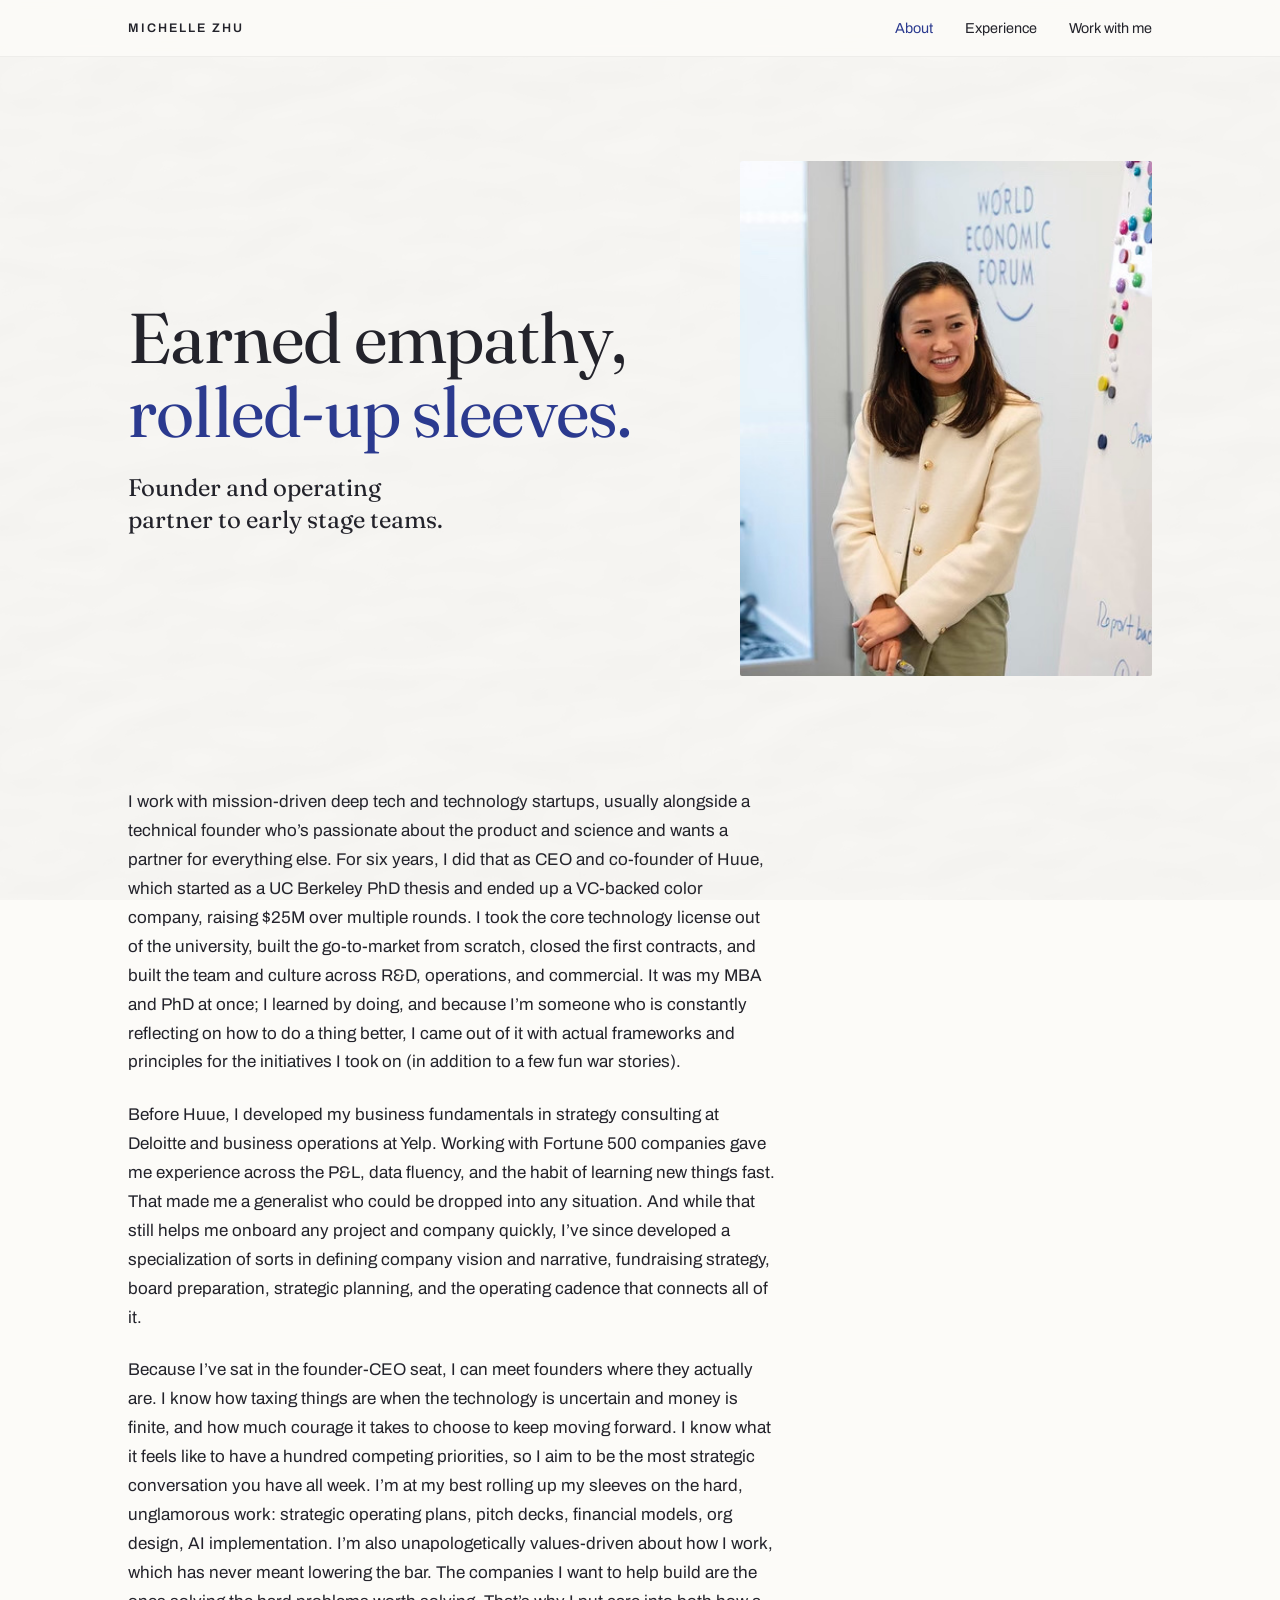
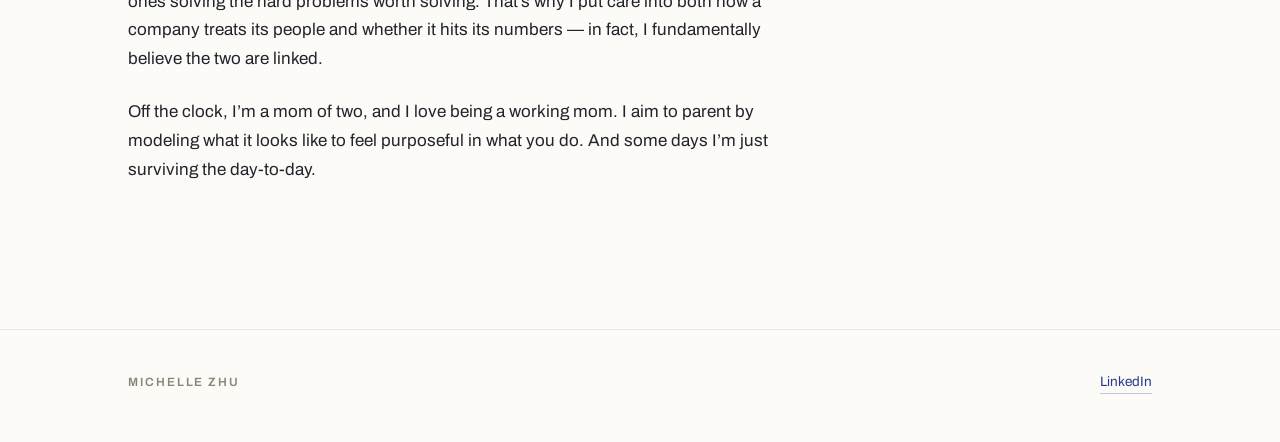
<file: index.html>
<!DOCTYPE html>
<html lang="en">
<head>
  <meta charset="UTF-8" />
  <meta name="viewport" content="width=device-width, initial-scale=1.0" />
  <title>Michelle Zhu</title>
  <meta name="description" content="Michelle Zhu — founder and operating partner to early stage deep tech and technology teams." />

  <!-- Google Fonts: Fraunces (display) + Archivo (body/UI) -->
  <link rel="preconnect" href="https://fonts.googleapis.com" />
  <link rel="preconnect" href="https://fonts.gstatic.com" crossorigin />
  <link href="https://fonts.googleapis.com/css2?family=Archivo:wght@400;500;600&family=Fraunces:opsz,wght@9..144,400;9..144,500&display=swap" rel="stylesheet" />

  <link rel="stylesheet" href="styles.css" />
</head>
<body>

  <!-- ===================== NAV ===================== -->
  <header class="nav">
    <div class="wrap nav-inner">
      <a href="index.html" class="brand">Michelle Zhu</a>
      <button class="nav-toggle" aria-label="Menu" aria-expanded="false" aria-controls="nav-links">
        <svg width="22" height="22" viewBox="0 0 22 22" fill="none" stroke="currentColor" stroke-width="1.5">
          <line x1="3" y1="7" x2="19" y2="7" />
          <line x1="3" y1="15" x2="19" y2="15" />
        </svg>
      </button>
      <nav class="nav-links" id="nav-links">
        <a href="index.html" aria-current="page">About</a>
        <a href="experience.html">Experience</a>
        <a href="work.html">Work with me</a>
      </nav>
    </div>
  </header>

  <!-- ===================== HERO / ABOUT ===================== -->
  <section id="about" class="hero">
    <div class="wrap">
      <div class="hero-grid">
        <div>
          <h1>Earned empathy,<br /><span class="accent">rolled-up sleeves.</span></h1>
          <p class="subhead">Founder and operating partner to early stage teams.</p>
        </div>
        <div class="portrait">
          <img src="michelle.jpg" alt="Michelle Zhu speaking at a World Economic Forum session" />
        </div>
      </div>
    </div>
  </section>

  <!-- ===================== ABOUT NARRATIVE ===================== -->
  <section class="section">
    <div class="wrap narrative">
      <p>I work with mission-driven deep tech and technology startups, usually alongside a technical founder who’s passionate about the product and science and wants a partner for everything else. For six years, I did that as CEO and co-founder of Huue, which started as a UC Berkeley PhD thesis and ended up a VC-backed color company, raising $25M over multiple rounds. I took the core technology license out of the university, built the go-to-market from scratch, closed the first contracts, and built the team and culture across R&D, operations, and commercial. It was my MBA and PhD at once; I learned by doing, and because I’m someone who is constantly reflecting on how to do a thing better, I came out of it with actual frameworks and principles for the initiatives I took on (in addition to a few fun war stories).</p>

      <p>Before Huue, I developed my business fundamentals in strategy consulting at Deloitte and business operations at Yelp. Working with Fortune 500 companies gave me experience across the P&L, data fluency, and the habit of learning new things fast. That made me a generalist who could be dropped into any situation. And while that still helps me onboard any project and company quickly, I’ve since developed a specialization of sorts in defining company vision and narrative, fundraising strategy, board preparation, strategic planning, and the operating cadence that connects all of it.</p>

      <p>Because I’ve sat in the founder-CEO seat, I can meet founders where they actually are. I know how taxing things are when the technology is uncertain and money is finite, and how much courage it takes to choose to keep moving forward. I know what it feels like to have a hundred competing priorities, so I aim to be the most strategic conversation you have all week. I’m at my best rolling up my sleeves on the hard, unglamorous work: strategic operating plans, pitch decks, financial models, org design, AI implementation. I’m also unapologetically values-driven about how I work, which has never meant lowering the bar. The companies I want to help build are the ones solving the hard problems worth solving. That’s why I put care into both how a company treats its people and whether it hits its numbers — in fact, I fundamentally believe the two are linked.</p>

      <p>Off the clock, I’m a mom of two, and I love being a working mom. I aim to parent by modeling what it looks like to feel purposeful in what you do. And some days I’m just surviving the day-to-day.</p>
    </div>
  </section>

  <!-- ===================== FOOTER ===================== -->
  <footer>
    <div class="wrap footer-inner">
      <span class="label">Michelle Zhu</span>
      <a href="https://linkedin.com/in/michellejzhu35" target="_blank" rel="noopener">LinkedIn</a>
    </div>
  </footer>

  <script src="main.js"></script>
</body>
</html>
</file>
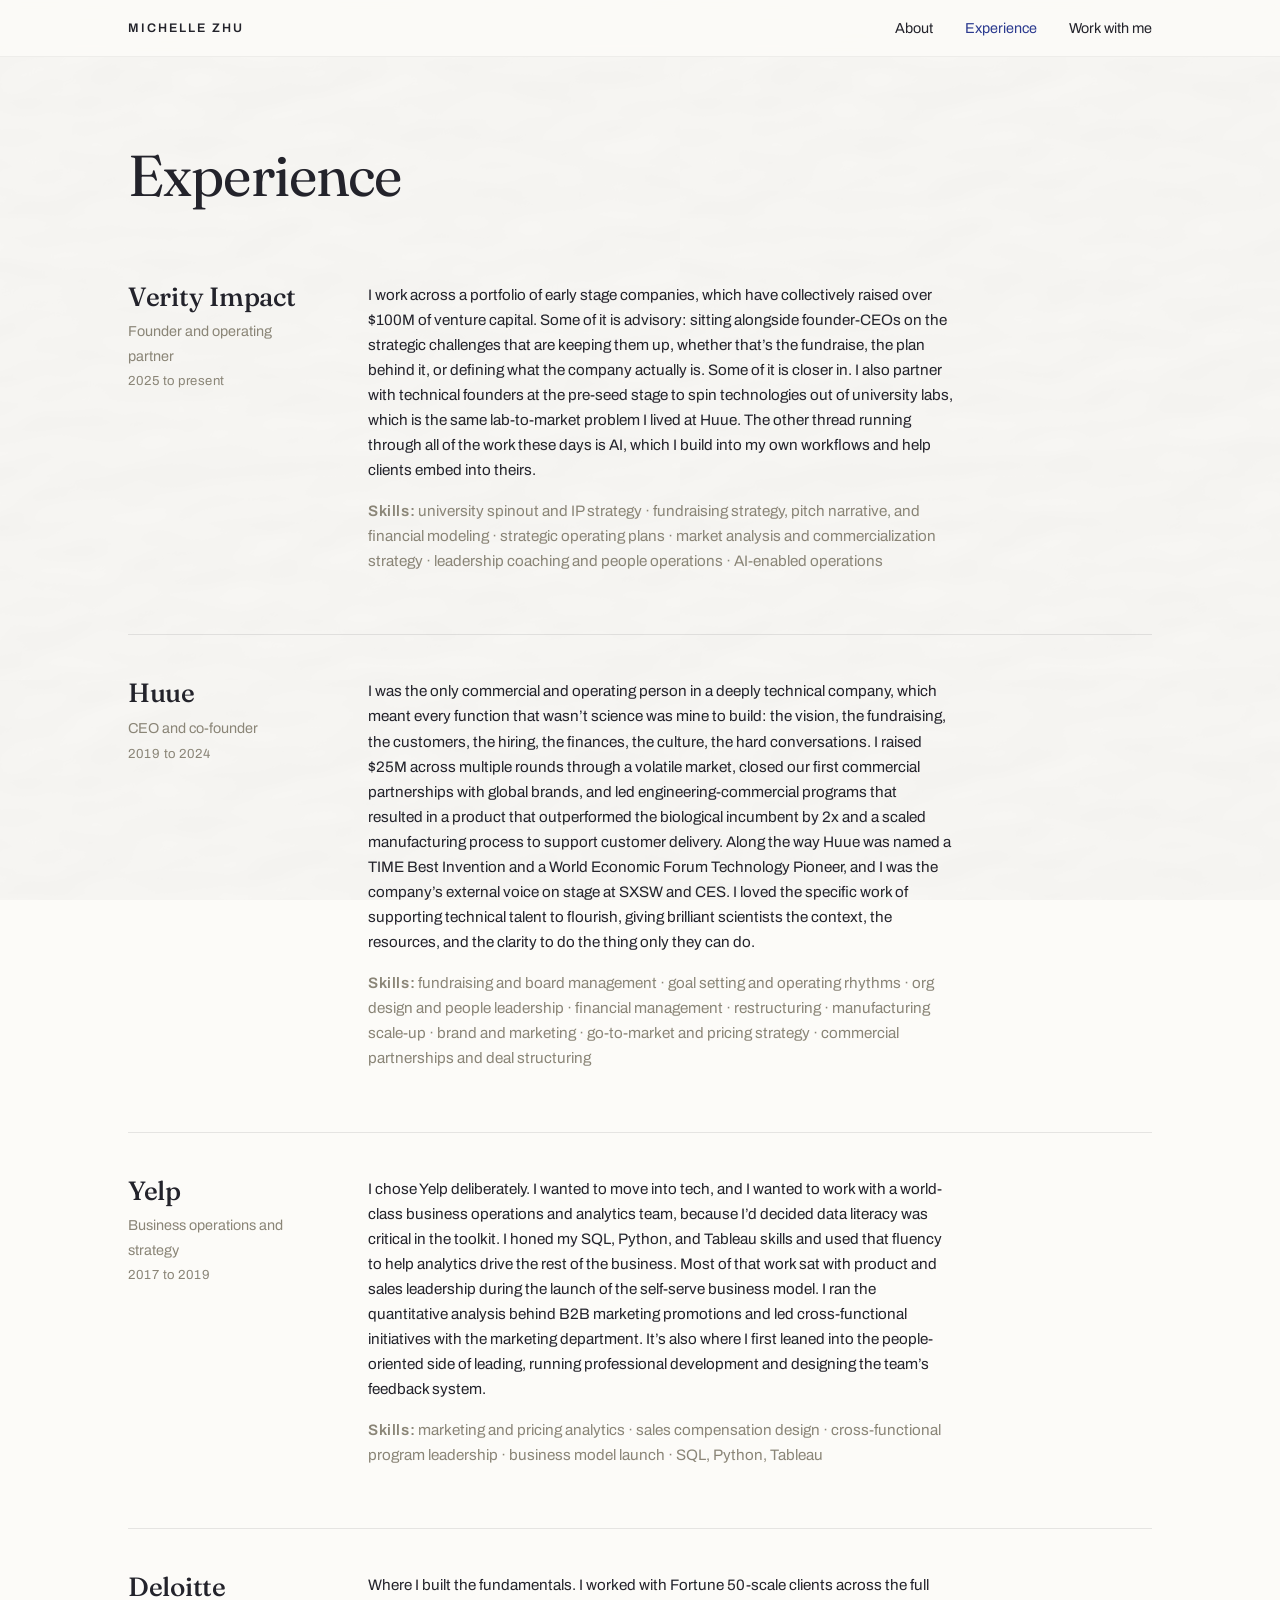
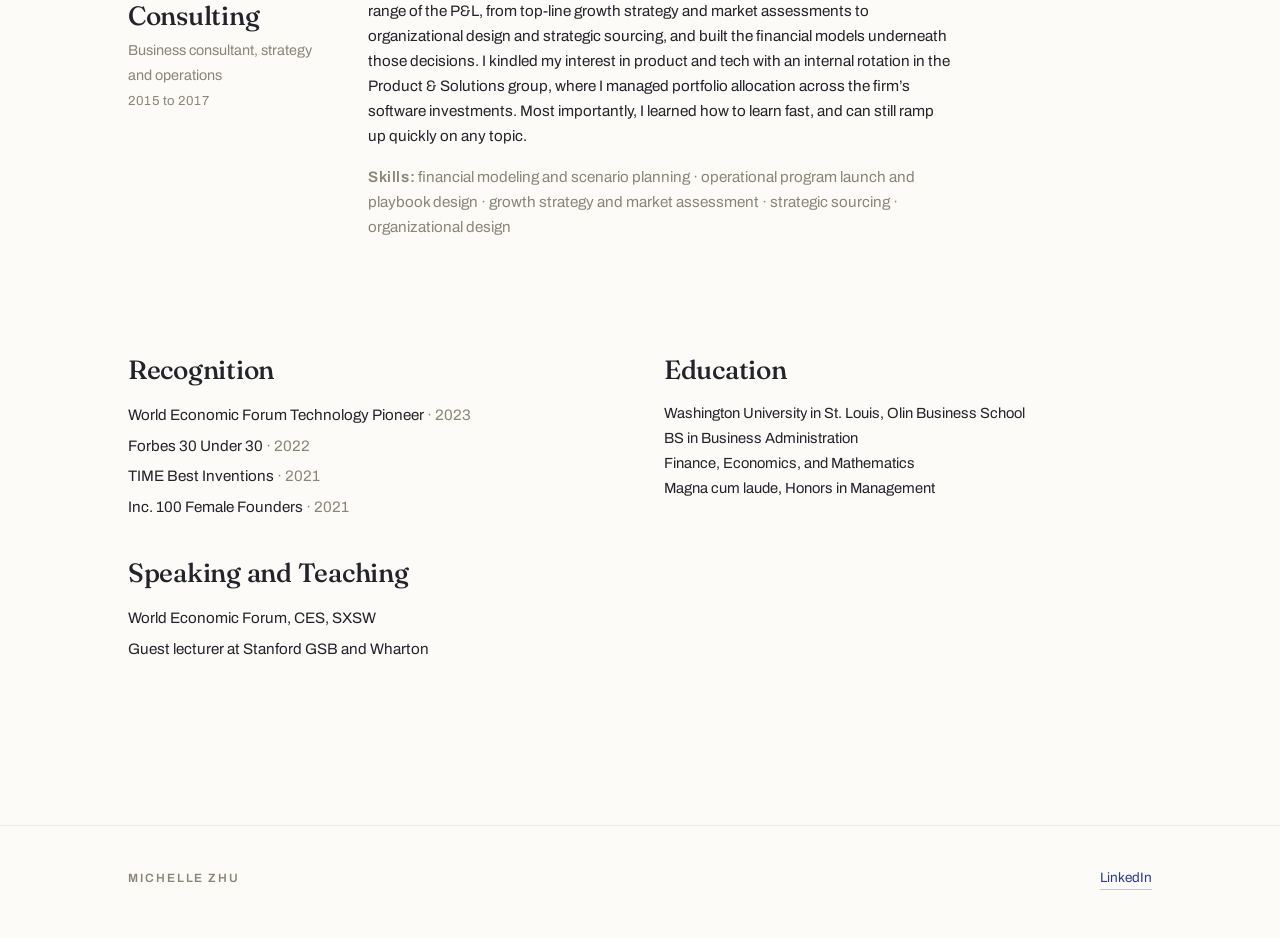
<file: experience.html>
<!DOCTYPE html>
<html lang="en">
<head>
  <meta charset="UTF-8" />
  <meta name="viewport" content="width=device-width, initial-scale=1.0" />
  <title>Experience — Michelle Zhu</title>
  <meta name="description" content="Michelle Zhu’s experience: Verity Impact, Huue, Yelp, and Deloitte Consulting." />

  <!-- Google Fonts: Fraunces (display) + Archivo (body/UI) -->
  <link rel="preconnect" href="https://fonts.googleapis.com" />
  <link rel="preconnect" href="https://fonts.gstatic.com" crossorigin />
  <link href="https://fonts.googleapis.com/css2?family=Archivo:wght@400;500;600&family=Fraunces:opsz,wght@9..144,400;9..144,500&display=swap" rel="stylesheet" />

  <link rel="stylesheet" href="styles.css" />
</head>
<body>

  <!-- ===================== NAV ===================== -->
  <header class="nav">
    <div class="wrap nav-inner">
      <a href="index.html" class="brand">Michelle Zhu</a>
      <button class="nav-toggle" aria-label="Menu" aria-expanded="false" aria-controls="nav-links">
        <svg width="22" height="22" viewBox="0 0 22 22" fill="none" stroke="currentColor" stroke-width="1.5">
          <line x1="3" y1="7" x2="19" y2="7" />
          <line x1="3" y1="15" x2="19" y2="15" />
        </svg>
      </button>
      <nav class="nav-links" id="nav-links">
        <a href="index.html">About</a>
        <a href="experience.html" aria-current="page">Experience</a>
        <a href="work.html">Work with me</a>
      </nav>
    </div>
  </header>

  <!-- ===================== PAGE HEADER ===================== -->
  <section class="page-hero">
    <div class="wrap">
      <h1>Experience</h1>
    </div>
  </section>

  <!-- ===================== EXPERIENCE ===================== -->
  <section id="experience" class="section">
    <div class="wrap">

      <!-- Verity Impact -->
      <div class="entry">
        <div class="entry-grid">
          <div>
            <p class="entry-org">Verity Impact</p>
            <p class="entry-meta">Founder and operating partner
              <span class="entry-dates">2025 to present</span>
            </p>
          </div>
          <div class="entry-body">
            <p>I work across a portfolio of early stage companies, which have collectively raised over $100M of venture capital. Some of it is advisory: sitting alongside founder-CEOs on the strategic challenges that are keeping them up, whether that’s the fundraise, the plan behind it, or defining what the company actually is. Some of it is closer in. I also partner with technical founders at the pre-seed stage to spin technologies out of university labs, which is the same lab-to-market problem I lived at Huue. The other thread running through all of the work these days is AI, which I build into my own workflows and help clients embed into theirs.</p>
            <p class="skills"><span class="skills-label">Skills:</span> university spinout and IP strategy · fundraising strategy, pitch narrative, and financial modeling · strategic operating plans · market analysis and commercialization strategy · leadership coaching and people operations · AI-enabled operations</p>
          </div>
        </div>
      </div>

      <!-- Huue -->
      <div class="entry">
        <div class="entry-grid">
          <div>
            <p class="entry-org">Huue</p>
            <p class="entry-meta">CEO and co-founder
              <span class="entry-dates">2019 to 2024</span>
            </p>
          </div>
          <div class="entry-body">
            <p>I was the only commercial and operating person in a deeply technical company, which meant every function that wasn’t science was mine to build: the vision, the fundraising, the customers, the hiring, the finances, the culture, the hard conversations. I raised $25M across multiple rounds through a volatile market, closed our first commercial partnerships with global brands, and led engineering-commercial programs that resulted in a product that outperformed the biological incumbent by 2x and a scaled manufacturing process to support customer delivery. Along the way Huue was named a TIME Best Invention and a World Economic Forum Technology Pioneer, and I was the company’s external voice on stage at SXSW and CES. I loved the specific work of supporting technical talent to flourish, giving brilliant scientists the context, the resources, and the clarity to do the thing only they can do.</p>
            <p class="skills"><span class="skills-label">Skills:</span> fundraising and board management · goal setting and operating rhythms · org design and people leadership · financial management · restructuring · manufacturing scale-up · brand and marketing · go-to-market and pricing strategy · commercial partnerships and deal structuring</p>
          </div>
        </div>
      </div>

      <!-- Yelp -->
      <div class="entry">
        <div class="entry-grid">
          <div>
            <p class="entry-org">Yelp</p>
            <p class="entry-meta">Business operations and strategy
              <span class="entry-dates">2017 to 2019</span>
            </p>
          </div>
          <div class="entry-body">
            <p>I chose Yelp deliberately. I wanted to move into tech, and I wanted to work with a world-class business operations and analytics team, because I’d decided data literacy was critical in the toolkit. I honed my SQL, Python, and Tableau skills and used that fluency to help analytics drive the rest of the business. Most of that work sat with product and sales leadership during the launch of the self-serve business model. I ran the quantitative analysis behind B2B marketing promotions and led cross-functional initiatives with the marketing department. It’s also where I first leaned into the people-oriented side of leading, running professional development and designing the team’s feedback system.</p>
            <p class="skills"><span class="skills-label">Skills:</span> marketing and pricing analytics · sales compensation design · cross-functional program leadership · business model launch · SQL, Python, Tableau</p>
          </div>
        </div>
      </div>

      <!-- Deloitte -->
      <div class="entry">
        <div class="entry-grid">
          <div>
            <p class="entry-org">Deloitte Consulting</p>
            <p class="entry-meta">Business consultant, strategy and operations
              <span class="entry-dates">2015 to 2017</span>
            </p>
          </div>
          <div class="entry-body">
            <p>Where I built the fundamentals. I worked with Fortune 50-scale clients across the full range of the P&L, from top-line growth strategy and market assessments to organizational design and strategic sourcing, and built the financial models underneath those decisions. I kindled my interest in product and tech with an internal rotation in the Product & Solutions group, where I managed portfolio allocation across the firm’s software investments. Most importantly, I learned how to learn fast, and can still ramp up quickly on any topic.</p>
            <p class="skills"><span class="skills-label">Skills:</span> financial modeling and scenario planning · operational program launch and playbook design · growth strategy and market assessment · strategic sourcing · organizational design</p>
          </div>
        </div>
      </div>

      <!-- Recognition (with Speaking and teaching) + Education -->
      <div class="compact-grid">
        <div class="compact">
          <h2 class="block-title">Recognition</h2>
          <ul>
            <li>World Economic Forum Technology Pioneer <span class="year">· 2023</span></li>
            <li>Forbes 30 Under 30 <span class="year">· 2022</span></li>
            <li>TIME Best Inventions <span class="year">· 2021</span></li>
            <li>Inc. 100 Female Founders <span class="year">· 2021</span></li>
          </ul>

          <h2 class="block-title">Speaking and Teaching</h2>
          <ul>
            <li>World Economic Forum, CES, SXSW</li>
            <li>Guest lecturer at Stanford GSB and Wharton</li>
          </ul>
        </div>
        <div class="compact">
          <h2 class="block-title">Education</h2>
          <p style="color: var(--ink);">Washington University in St. Louis, Olin Business School<br />BS in Business Administration<br />Finance, Economics, and Mathematics<br />Magna cum laude, Honors in Management</p>
        </div>
      </div>
    </div>
  </section>

  <!-- ===================== FOOTER ===================== -->
  <footer>
    <div class="wrap footer-inner">
      <span class="label">Michelle Zhu</span>
      <a href="https://linkedin.com/in/michellejzhu35" target="_blank" rel="noopener">LinkedIn</a>
    </div>
  </footer>

  <script src="main.js"></script>
</body>
</html>
</file>
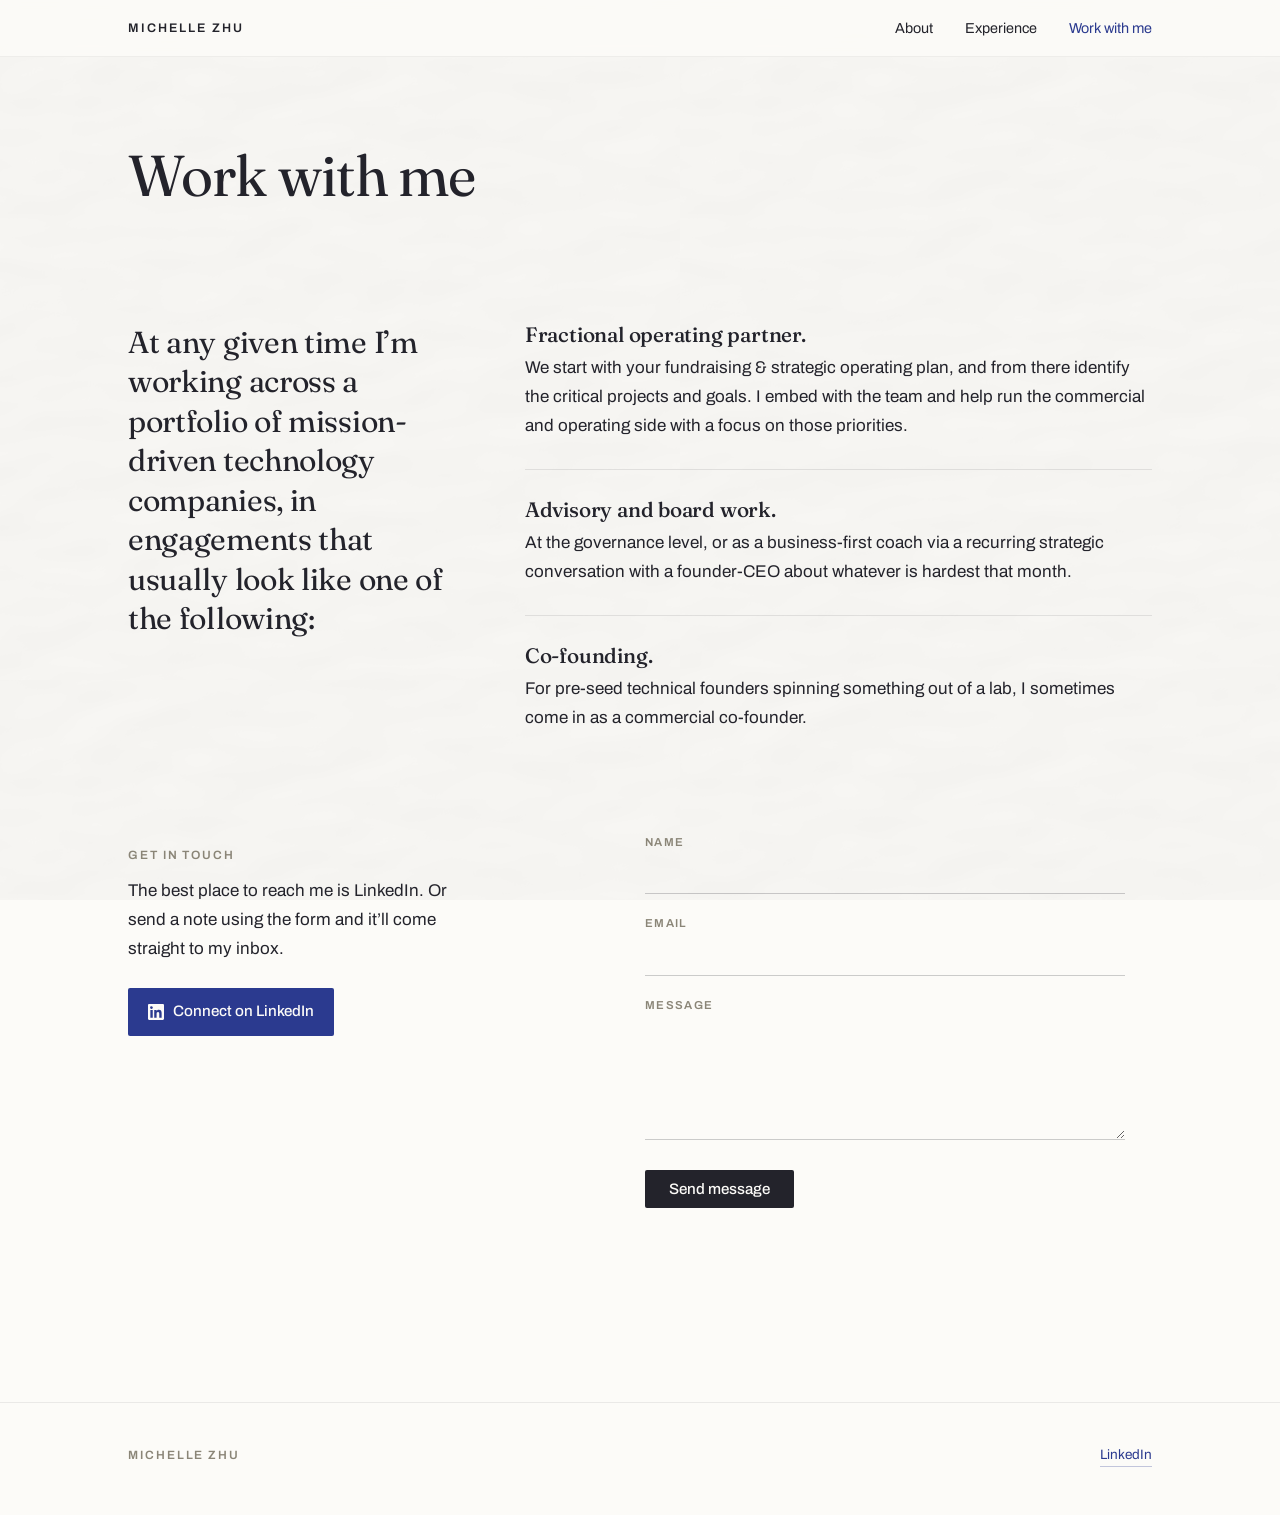
<file: work.html>
<!DOCTYPE html>
<html lang="en">
<head>
  <meta charset="UTF-8" />
  <meta name="viewport" content="width=device-width, initial-scale=1.0" />
  <title>Work with me — Michelle Zhu</title>
  <meta name="description" content="Ways to work with Michelle Zhu: fractional operating partner, advisory and board work, or co-founding." />

  <!-- Google Fonts: Fraunces (display) + Archivo (body/UI) -->
  <link rel="preconnect" href="https://fonts.googleapis.com" />
  <link rel="preconnect" href="https://fonts.gstatic.com" crossorigin />
  <link href="https://fonts.googleapis.com/css2?family=Archivo:wght@400;500;600&family=Fraunces:opsz,wght@9..144,400;9..144,500&display=swap" rel="stylesheet" />

  <link rel="stylesheet" href="styles.css" />
</head>
<body>

  <!-- ===================== NAV ===================== -->
  <header class="nav">
    <div class="wrap nav-inner">
      <a href="index.html" class="brand">Michelle Zhu</a>
      <button class="nav-toggle" aria-label="Menu" aria-expanded="false" aria-controls="nav-links">
        <svg width="22" height="22" viewBox="0 0 22 22" fill="none" stroke="currentColor" stroke-width="1.5">
          <line x1="3" y1="7" x2="19" y2="7" />
          <line x1="3" y1="15" x2="19" y2="15" />
        </svg>
      </button>
      <nav class="nav-links" id="nav-links">
        <a href="index.html">About</a>
        <a href="experience.html">Experience</a>
        <a href="work.html" aria-current="page">Work with me</a>
      </nav>
    </div>
  </header>

  <!-- ===================== PAGE HEADER ===================== -->
  <section class="page-hero">
    <div class="wrap">
      <h1>Work with me</h1>
    </div>
  </section>

  <!-- ===================== WORK WITH ME ===================== -->
  <section id="work" class="section">
    <div class="wrap">
      <div class="work-lead">
        <div class="work-intro">
          <p class="xp-intro">At any given time I’m working across a portfolio of mission-driven technology companies, in engagements that usually look like one of the following:</p>
        </div>

        <div class="work-offers">
          <div class="offer-item">
            <h3>Fractional operating partner.</h3>
            <p>We start with your fundraising &amp; strategic operating plan, and from there identify the critical projects and goals. I embed with the team and help run the commercial and operating side with a focus on those priorities.</p>
          </div>
          <div class="offer-item">
            <h3>Advisory and board work.</h3>
            <p>At the governance level, or as a business-first coach via a recurring strategic conversation with a founder-CEO about whatever is hardest that month.</p>
          </div>
          <div class="offer-item">
            <h3>Co-founding.</h3>
            <p>For pre-seed technical founders spinning something out of a lab, I sometimes come in as a commercial co-founder.</p>
          </div>
        </div>
      </div>

      <!-- Contact -->
      <div class="contact">
        <div class="contact-intro">
          <p class="label">Get in touch</p>
          <p>The best place to reach me is LinkedIn. Or send a note using the form and it’ll come straight to my inbox.</p>
          <a class="btn-linkedin" href="https://linkedin.com/in/michellejzhu35" target="_blank" rel="noopener">
            <svg width="16" height="16" viewBox="0 0 24 24" fill="currentColor" aria-hidden="true">
              <path d="M20.45 20.45h-3.56v-5.57c0-1.33-.02-3.04-1.85-3.04-1.85 0-2.14 1.45-2.14 2.94v5.67H9.35V9h3.42v1.56h.05c.48-.9 1.64-1.85 3.37-1.85 3.6 0 4.27 2.37 4.27 5.46v6.28zM5.34 7.43a2.07 2.07 0 1 1 0-4.13 2.07 2.07 0 0 1 0 4.13zM7.12 20.45H3.55V9h3.57v11.45zM22.22 0H1.77C.79 0 0 .77 0 1.73v20.54C0 23.22.79 24 1.77 24h20.45c.98 0 1.78-.78 1.78-1.73V1.73C24 .77 23.2 0 22.22 0z"/>
            </svg>
            Connect on LinkedIn
          </a>
        </div>

        <div class="contact-form">
          <!-- Formspree endpoint (live). To change it, create/select a form at formspree.io and replace the URL below. -->
          <form id="contact-form" action="https://formspree.io/f/xwvgqyyg" method="POST">
            <div class="field">
              <label for="name">Name</label>
              <input type="text" id="name" name="name" autocomplete="name" required />
            </div>
            <div class="field">
              <label for="email">Email</label>
              <input type="email" id="email" name="email" autocomplete="email" required />
            </div>
            <div class="field">
              <label for="message">Message</label>
              <textarea id="message" name="message" rows="4" required></textarea>
            </div>
            <button type="submit" class="btn-submit">Send message</button>
            <p class="form-status" id="form-status" role="status" aria-live="polite"></p>
          </form>
        </div>
      </div>
    </div>
  </section>

  <!-- ===================== FOOTER ===================== -->
  <footer>
    <div class="wrap footer-inner">
      <span class="label">Michelle Zhu</span>
      <a href="https://linkedin.com/in/michellejzhu35" target="_blank" rel="noopener">LinkedIn</a>
    </div>
  </footer>

  <script src="main.js"></script>
</body>
</html>
</file>
<file: styles.css>
:root {
  --paper: #FCFBF8;
  --ink: #23232B;
  --indigo: #2B3A8F;
  --warm-gray: #8A8577;

  --display: "Fraunces", Georgia, serif;
  --body: "Archivo", -apple-system, BlinkMacSystemFont, "Segoe UI", sans-serif;

  --measure: 65ch;
  --max: 1120px;
}

* { box-sizing: border-box; }

html { scroll-behavior: smooth; }

body {
  margin: 0;
  background: var(--paper);
  color: var(--ink);
  font-family: var(--body);
  font-size: 1.0625rem;
  line-height: 1.7;
  -webkit-font-smoothing: antialiased;
  text-rendering: optimizeLegibility;
}

/* Selection nods to the accent */
::selection { background: rgba(43, 58, 143, 0.14); }

a {
  color: var(--indigo);
  text-decoration: none;
  border-bottom: 1px solid rgba(43, 58, 143, 0.28);
  transition: border-color 0.15s ease;
}
a:hover { border-bottom-color: var(--indigo); }

/* ---------- Layout helpers ---------- */
.wrap {
  width: 100%;
  max-width: var(--max);
  margin: 0 auto;
  padding: 0 clamp(1.25rem, 5vw, 3rem);
}

.measure { max-width: var(--measure); }

.label {
  font-family: var(--body);
  font-size: 0.75rem;
  font-weight: 600;
  letter-spacing: 0.16em;
  text-transform: uppercase;
  color: var(--warm-gray);
}

/* ---------- Top nav ---------- */
.nav {
  position: sticky;
  top: 0;
  z-index: 50;
  background: rgba(252, 251, 248, 0.88);
  backdrop-filter: saturate(140%) blur(8px);
  -webkit-backdrop-filter: saturate(140%) blur(8px);
  border-bottom: 1px solid rgba(35, 35, 43, 0.06);
}
.nav-inner {
  display: flex;
  align-items: center;
  justify-content: space-between;
  padding-top: 1rem;
  padding-bottom: 1rem;
}
.brand {
  font-family: var(--body);
  font-size: 0.78rem;
  font-weight: 600;
  letter-spacing: 0.16em;
  text-transform: uppercase;
  color: var(--ink);
  border: none;
}
.brand:hover { border: none; }
.nav-links {
  display: flex;
  gap: 2rem;
  align-items: center;
}
.nav-links a {
  font-size: 0.9rem;
  color: var(--ink);
  border: none;
}
.nav-links a:hover { color: var(--indigo); border: none; }
.nav-links a[aria-current="page"] { color: var(--indigo); }

.nav-toggle {
  display: none;
  background: none;
  border: none;
  cursor: pointer;
  padding: 0.4rem;
  color: var(--ink);
}
.nav-toggle svg { display: block; }

/* ---------- Hero (About) ---------- */
.hero {
  padding-top: clamp(3.5rem, 9vw, 6.5rem);
  padding-bottom: clamp(2.5rem, 6vw, 4rem);
}
.hero-grid {
  display: grid;
  grid-template-columns: 1fr;
  gap: clamp(2rem, 5vw, 3.5rem);
  align-items: start;
}
@media (min-width: 860px) {
  .hero-grid {
    grid-template-columns: minmax(0, 1.35fr) minmax(0, 1fr);
    align-items: center;
  }
}

.hero .kicker {
  margin: 0 0 1.5rem;
}
.hero h1 {
  font-family: var(--display);
  font-weight: 400;
  font-size: clamp(2.6rem, 6.4vw, 4.4rem);
  line-height: 1.05;
  letter-spacing: -0.015em;
  margin: 0 0 1.4rem;
}
.hero h1 .accent { color: var(--indigo); }
.hero .subhead {
  font-family: var(--display);
  font-weight: 400;
  font-size: clamp(1.15rem, 2.4vw, 1.5rem);
  line-height: 1.35;
  color: var(--ink);
  max-width: 34ch;
  margin: 0;
  text-wrap: balance;
}

/* ---------- Interior page header ---------- */
.page-hero {
  padding-top: clamp(3rem, 8vw, 5.5rem);
  padding-bottom: clamp(1rem, 3vw, 1.75rem);
}
.page-hero .kicker { margin: 0 0 0.9rem; }
.page-hero h1 {
  font-family: var(--display);
  font-weight: 400;
  font-size: clamp(2.2rem, 5.2vw, 3.6rem);
  line-height: 1.06;
  letter-spacing: -0.015em;
  margin: 0;
  text-wrap: balance;
}

/* Photo */
.portrait {
  width: 100%;
  aspect-ratio: 4 / 5;
  background: linear-gradient(160deg, #EFEDE6 0%, #E7E4DA 100%);
  border-radius: 2px;
  display: flex;
  align-items: center;
  justify-content: center;
  overflow: hidden;
}
.portrait img {
  width: 100%;
  height: 100%;
  object-fit: cover;
  /* Focus + zoom on Michelle: origin sits on her face so scaling crops the room, not her */
  object-position: 50% 46%;
  transform: scale(1.35);
  transform-origin: 50% 42%;
  display: block;
}
.portrait .placeholder {
  font-family: var(--body);
  font-size: 0.72rem;
  letter-spacing: 0.14em;
  text-transform: uppercase;
  color: var(--warm-gray);
  text-align: center;
  padding: 1rem;
}

/* ---------- Sections ---------- */
section { scroll-margin-top: 5rem; }

.section {
  padding-top: clamp(2rem, 5vw, 3rem);
  padding-bottom: clamp(1rem, 3vw, 2rem);
}
.section-head {
  margin-bottom: clamp(2rem, 4vw, 3rem);
}

.narrative p {
  max-width: var(--measure);
  margin: 0 0 1.5rem;
}
.narrative p:last-child { margin-bottom: 0; }

/* thin divider */
.rule {
  border: none;
  border-top: 1px solid rgba(35, 35, 43, 0.1);
  margin: clamp(3rem, 7vw, 5rem) 0 0;
  max-width: var(--max);
}

/* ---------- Experience ---------- */
.xp-intro {
  font-family: var(--display);
  font-size: clamp(1.35rem, 3vw, 1.9rem);
  font-weight: 400;
  line-height: 1.3;
  letter-spacing: -0.01em;
  max-width: 24ch;
  margin: 0;
  text-wrap: balance;
}

.entry {
  padding: clamp(2rem, 4vw, 2.75rem) 0;
  border-top: 1px solid rgba(35, 35, 43, 0.1);
}
.entry:first-of-type { border-top: none; padding-top: 0; }

.entry-grid {
  display: grid;
  grid-template-columns: 1fr;
  gap: 0.35rem 3rem;
}
@media (min-width: 820px) {
  .entry-grid {
    grid-template-columns: 12rem minmax(0, 1fr);
    gap: 0 3rem;
  }
}

.entry-org {
  font-family: var(--display);
  font-size: clamp(1.4rem, 2.2vw, 1.65rem);
  font-weight: 500;
  line-height: 1.08;
  letter-spacing: -0.01em;
  color: var(--ink);
  margin: 0 0 0.5rem;
}
.entry-meta {
  font-size: 0.9rem;
  color: var(--warm-gray);
  margin: 0;
}
.entry-dates {
  display: block;
  margin-top: 0.15rem;
  font-size: 0.82rem;
  letter-spacing: 0.04em;
  color: var(--warm-gray);
}
.entry-body p {
  max-width: var(--measure);
  font-size: 0.95rem;
  line-height: 1.65;
  margin: 0 0 1rem;
}
.skills {
  max-width: var(--measure);
  font-size: 0.85rem;
  line-height: 1.6;
  color: var(--warm-gray);
  margin: 0;
}
.skills .skills-label {
  font-weight: 600;
  letter-spacing: 0.04em;
}

/* Recognition + Education compact blocks */
.compact-grid {
  display: grid;
  grid-template-columns: 1fr;
  gap: clamp(2rem, 5vw, 3rem);
  margin-top: clamp(2.5rem, 5vw, 3.5rem);
}
@media (min-width: 720px) {
  .compact-grid { grid-template-columns: 1fr 1fr; }
}
.compact h3 {
  margin: 0 0 1rem;
}
.block-title {
  font-family: var(--display);
  font-size: clamp(1.4rem, 2.2vw, 1.65rem);
  font-weight: 500;
  line-height: 1.08;
  letter-spacing: -0.01em;
  color: var(--ink);
  margin: 0 0 1rem;
}
/* A second titled block stacked in the same column (e.g. Speaking under Recognition) */
.compact .block-title:not(:first-child) {
  margin-top: clamp(1.75rem, 3vw, 2.25rem);
}
.compact ul {
  list-style: none;
  padding: 0;
  margin: 0 0 1rem;
  max-width: var(--measure);
}
.compact li {
  font-size: 0.95rem;
  color: var(--ink);
  padding: 0.15rem 0;
}
.compact li .year { color: var(--warm-gray); }
.compact p {
  font-size: 0.92rem;
  color: var(--warm-gray);
  max-width: var(--measure);
  margin: 0;
}

/* ---------- Work with me ---------- */
/* Work lead: framing sentence on the left, the three engagements on the right */
.work-lead {
  display: grid;
  grid-template-columns: 1fr;
  gap: clamp(2rem, 5vw, 3rem);
  margin-top: clamp(1.5rem, 4vw, 2.5rem);
}
@media (min-width: 860px) {
  .work-lead {
    grid-template-columns: minmax(0, 20rem) minmax(0, 1fr);
    gap: clamp(3rem, 6vw, 5rem);
    align-items: start;
  }
}
.work-intro .xp-intro { max-width: none; }

.offer-item {
  padding: clamp(1.25rem, 3vw, 1.75rem) 0;
  border-top: 1px solid rgba(35, 35, 43, 0.1);
}
.offer-item:first-child { border-top: none; padding-top: 0; }
.offer-item h3 {
  font-family: var(--display);
  font-weight: 500;
  font-size: 1.3rem;
  line-height: 1.2;
  letter-spacing: -0.01em;
  margin: 0 0 0.4rem;
}
.offer-item p {
  max-width: var(--measure);
  margin: 0;
}

/* Contact */
.contact {
  margin-top: clamp(3rem, 6vw, 4.5rem);
  display: grid;
  grid-template-columns: 1fr;
  gap: clamp(2rem, 5vw, 3.5rem);
}
@media (min-width: 820px) {
  .contact { grid-template-columns: minmax(0, 1fr) minmax(0, 1.1fr); }
}
.contact-intro p { max-width: 34ch; margin: 0.75rem 0 0; }

.btn-linkedin {
  display: inline-flex;
  align-items: center;
  gap: 0.55rem;
  margin-top: 1.5rem;
  font-family: var(--body);
  font-size: 0.95rem;
  font-weight: 500;
  color: var(--paper);
  background: var(--indigo);
  padding: 0.7rem 1.25rem;
  border-radius: 2px;
  border: none;
  transition: background 0.15s ease;
}
.btn-linkedin:hover { background: #22307a; border: none; }
.btn-linkedin svg { display: block; }

/* Form */
form { max-width: 30rem; }
.field { margin-bottom: 1.25rem; }
.field label {
  display: block;
  font-size: 0.72rem;
  font-weight: 600;
  letter-spacing: 0.12em;
  text-transform: uppercase;
  color: var(--warm-gray);
  margin-bottom: 0.5rem;
}
.field input,
.field textarea {
  width: 100%;
  font-family: var(--body);
  font-size: 1rem;
  color: var(--ink);
  background: transparent;
  border: none;
  border-bottom: 1px solid rgba(35, 35, 43, 0.22);
  padding: 0.5rem 0;
  border-radius: 0;
  transition: border-color 0.15s ease;
}
.field textarea {
  resize: vertical;
  min-height: 5.5rem;
  line-height: 1.55;
}
.field input:focus,
.field textarea:focus {
  outline: none;
  border-bottom-color: var(--indigo);
}
.btn-submit {
  font-family: var(--body);
  font-size: 0.95rem;
  font-weight: 500;
  color: var(--paper);
  background: var(--ink);
  border: none;
  padding: 0.7rem 1.5rem;
  border-radius: 2px;
  cursor: pointer;
  transition: background 0.15s ease;
}
.btn-submit:hover { background: #000; }
.form-status {
  margin-top: 1rem;
  font-size: 0.9rem;
  color: var(--indigo);
  min-height: 1.2rem;
}
.form-status.error { color: #a13b2b; }

/* ---------- Footer ---------- */
footer {
  margin-top: clamp(4rem, 9vw, 7rem);
  padding: 2.5rem 0 3rem;
  border-top: 1px solid rgba(35, 35, 43, 0.08);
}
.footer-inner {
  display: flex;
  flex-wrap: wrap;
  gap: 0.5rem 1.5rem;
  align-items: baseline;
  justify-content: space-between;
}
footer .label { color: var(--warm-gray); }
footer a { font-size: 0.85rem; }

/* ---------- Mobile nav ---------- */
@media (max-width: 719px) {
  .nav-toggle { display: inline-flex; }
  .nav-links {
    position: absolute;
    top: 100%;
    left: 0;
    right: 0;
    flex-direction: column;
    gap: 0;
    align-items: stretch;
    background: var(--paper);
    border-bottom: 1px solid rgba(35, 35, 43, 0.08);
    max-height: 0;
    overflow: hidden;
    transition: max-height 0.25s ease;
  }
  .nav-links.open { max-height: 240px; }
  .nav-links a {
    padding: 0.9rem clamp(1.25rem, 5vw, 3rem);
    border-bottom: 1px solid rgba(35, 35, 43, 0.06);
  }
}

@media (prefers-reduced-motion: reduce) {
  html { scroll-behavior: auto; }
  * { transition: none !important; }
}

/* ---------- Paper texture ---------- */
/* Subtle carved-white plaster texture across the whole page. Fixed so it reads as
   the paper itself, multiply-blended so only the soft shadows show. */
body::before {
  content: "";
  position: fixed;
  inset: 0;
  z-index: -1;
  pointer-events: none;
  opacity: 0.5;
  mix-blend-mode: multiply;
  background-image: url("data:image/svg+xml,%3Csvg xmlns='http://www.w3.org/2000/svg' width='680' height='680'%3E%3Cfilter id='p'%3E%3CfeTurbulence type='fractalNoise' baseFrequency='0.011 0.021' numOctaves='2' seed='4' result='n'/%3E%3CfeDiffuseLighting in='n' lighting-color='%23ffffff' surfaceScale='1.5' diffuseConstant='1'%3E%3CfeDistantLight azimuth='235' elevation='62'/%3E%3C/feDiffuseLighting%3E%3C/filter%3E%3Crect width='680' height='680' filter='url(%23p)'/%3E%3C/svg%3E");
  background-size: 680px 680px;
}
</file>
